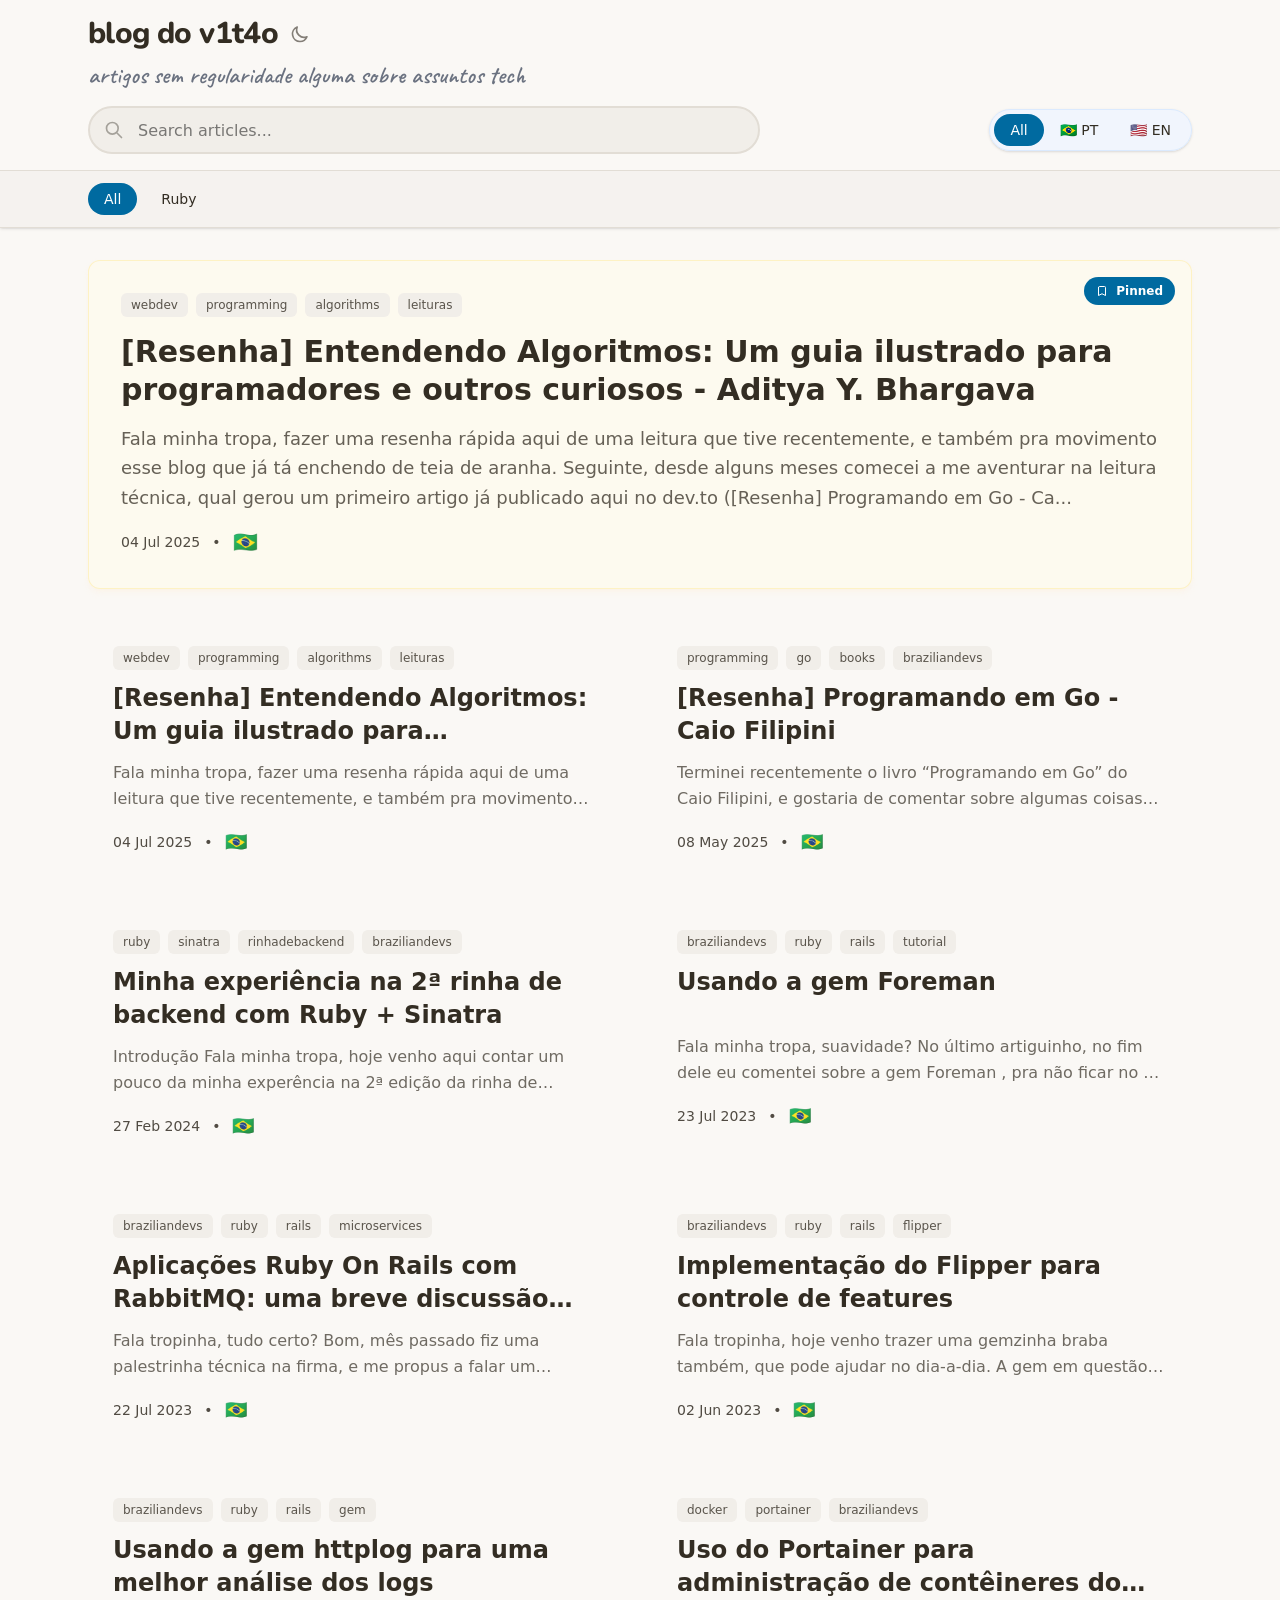
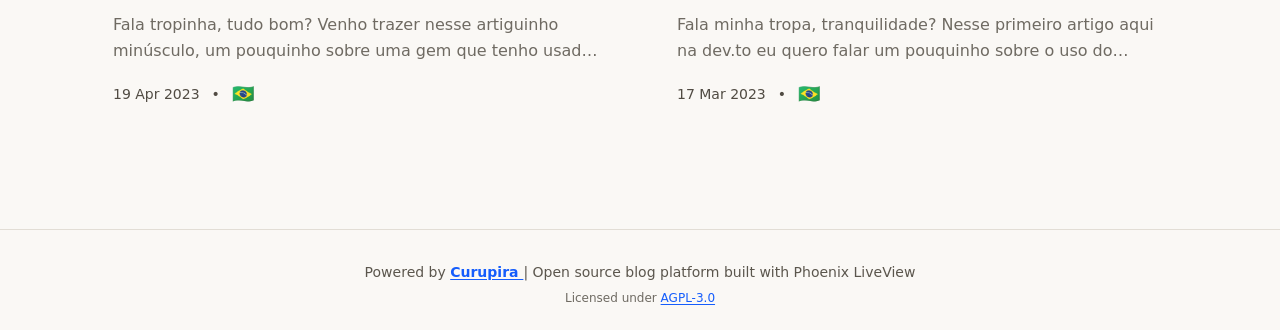
<file: index.html>
<!DOCTYPE html>
<html lang="pt-BR" data-theme="light">
<head>
  <meta charset="UTF-8">
  <meta name="viewport" content="width=device-width, initial-scale=1.0">
  <title>blog do v1t4o</title>
  <link rel="icon" type="image/svg+xml" href="/images/favicon.svg">
  <link rel="alternate" type="application/rss+xml" title="RSS Feed" href="/rss.xml">

  <!-- SEO Meta Tags -->
  <meta name="description" content="artigos sem regularidade alguma sobre assuntos tech">
  <meta name="author" content="blog do v1t4o">
  <link rel="canonical" href="https://v1t4o.github.io/">

  <!-- Open Graph / Facebook -->
  <meta property="og:type" content="website">
  <meta property="og:url" content="https://v1t4o.github.io/">
  <meta property="og:title" content="blog do v1t4o">
  <meta property="og:description" content="artigos sem regularidade alguma sobre assuntos tech">
  <meta property="og:site_name" content="blog do v1t4o">

  <!-- JSON-LD Schema -->
  <script type="application/ld+json">
  {
    "@context": "https://schema.org",
    "@type": "Blog",
    "name": "blog do v1t4o",
    "description": "artigos sem regularidade alguma sobre assuntos tech",
        "author": {
          "@type": "Person",
          "name": "blog do v1t4o"
        }
  }
  </script>

  <link rel="preload" href="/assets/css/app.be508869.css" as="style">
  <script>
    // Prevent FOUC (Flash of Unstyled Content) by setting theme before CSS loads
    (function() {
      const theme = localStorage.getItem('theme') || 'light';
      document.documentElement.setAttribute('data-theme', theme);
    })();
  </script>
  <link rel="stylesheet" href="/assets/css/app.be508869.css">
  <style>
    /* Force scrollbar to always be visible to prevent layout shift */
    html {
      overflow-y: scroll;
    }

    /* Softer dark theme colors */
    [data-theme="dark"] {
      --base-100: #2a2f3a;
      --base-200: #232831;
      --base-300: #1e222a;
      --base-content: #e8eaed;
    }
    [data-theme="dark"] .article-card {
      background-color: transparent;
    }
    /* Keep pinned article with background for prominence in dark theme - lighter pastel */
    [data-theme="dark"] .pinned-article {
      background-color: #3a4050 !important;
    }
    [data-theme="dark"] .prose {
      color: #e8eaed;
    }
    [data-theme="dark"] .prose h1,
    [data-theme="dark"] .prose h2,
    [data-theme="dark"] .prose h3,
    [data-theme="dark"] .prose h4 {
      color: #f0f2f5;
    }
    [data-theme="dark"] .prose a {
      color: #8fb4ff;
    }
    [data-theme="dark"] .prose code {
      background-color: #3d4454;
      color: #f0f2f5;
    }
    [data-theme="dark"] .prose pre {
      background-color: #1e222a;
      border: 1px solid #3d4454;
    }
    [data-theme="dark"] input {
      background-color: #2f3542;
      border-color: #3d4454;
      color: #e8eaed;
    }
    [data-theme="dark"] input::placeholder {
      color: #9ca3af;
    }
    /* Language switcher dark theme styling */
    [data-theme="dark"] .lang-switcher-bg {
      background-color: rgba(59, 130, 246, 0.15) !important;
      border-color: rgba(59, 130, 246, 0.3) !important;
    }
    /* Blog name styling - system font first, Google Font loads async */
    .blog-name {
      font-family: 'Nunito', -apple-system, BlinkMacSystemFont, 'Segoe UI', Arial, sans-serif;
      font-weight: 800;
      letter-spacing: -0.02em;
    }
    /* Intro text styling - system font first, Google Font loads async */
    .intro-text {
      font-family: 'Caveat', 'Bradley Hand', 'Comic Sans MS', cursive;
      font-weight: 600;
      color: #6b7280; /* Darker pastel gray for light theme */
    }
    [data-theme="dark"] .intro-text {
      color: #d4d4d8; /* Lighter pastel gray for dark theme */
    }
  </style>
</head>
<body class="min-h-screen bg-base-100">
  <!-- Fixed Header -->
  <header class="sticky top-0 z-50 bg-base-100 border-b border-base-300 shadow-sm">
    <div class="container mx-auto px-4 sm:px-6 py-4 max-w-6xl">
      <!-- All screens: Name + Social Icons on top | Bio below -->

      <div class="flex flex-col gap-2 mb-4">
        <!-- Name + Theme Toggle -->
        <div class="flex items-center gap-3">
          <a href="/" class="blog-name text-2xl sm:text-3xl font-bold text-base-content flex-shrink-0 no-underline cursor-pointer hover:opacity-80 transition-opacity">blog do v1t4o</a>
          <div class="flex items-center gap-2">
            <button id="theme-toggle" class="text-base-content/60 hover:text-primary transition-colors" title="Toggle theme">
              <svg xmlns="http://www.w3.org/2000/svg" class="sun-icon h-5 w-5 hidden" fill="none" viewBox="0 0 24 24" stroke="currentColor" stroke-width="2"><path stroke-linecap="round" stroke-linejoin="round" d="M12 3v1m0 16v1m9-9h-1M4 12H3m15.364 6.364l-.707-.707M6.343 6.343l-.707-.707m12.728 0l-.707.707M6.343 17.657l-.707.707M16 12a4 4 0 11-8 0 4 4 0 018 0z" /></svg>
              <svg xmlns="http://www.w3.org/2000/svg" class="moon-icon h-5 w-5" fill="none" viewBox="0 0 24 24" stroke="currentColor" stroke-width="2"><path stroke-linecap="round" stroke-linejoin="round" d="M20.354 15.354A9 9 0 018.646 3.646 9.003 9.003 0 0012 21a9.003 9.003 0 008.354-5.646z" /></svg>
            </button>
          </div>
        </div>

        <!-- Bio -->
        <p class="intro-text text-xl sm:text-2xl leading-tight">artigos sem regularidade alguma sobre assuntos tech</p>
      </div>

      <!-- Mobile: Search + Filter button | Desktop: Search + Language switcher -->
      <div class="flex gap-3 items-center relative">
        <!-- Search Container -->
        <div class="relative flex-1 md:max-w-2xl">
          <input
            type="text"
            id="search-input"
            placeholder="Search articles..."
            class="w-full h-12 pl-12 pr-12 text-base bg-base-200 border-2 border-base-300 rounded-full transition-all focus:border-primary focus:outline-none focus:ring-2 focus:ring-primary/20"
            autocomplete="off"
          />
          <svg xmlns="http://www.w3.org/2000/svg" class="h-5 w-5 absolute left-4 top-1/2 -translate-y-1/2 text-base-content/40" fill="none" viewBox="0 0 24 24" stroke="currentColor" stroke-width="2">
            <path stroke-linecap="round" stroke-linejoin="round" d="M21 21l-6-6m2-5a7 7 0 11-14 0 7 7 0 0114 0z" />
          </svg>
          <button
            id="search-clear"
            class="hidden absolute right-4 top-1/2 -translate-y-1/2 text-base-content/40 hover:text-base-content transition-colors"
            title="Clear search"
          >
            <svg xmlns="http://www.w3.org/2000/svg" class="h-5 w-5" fill="none" viewBox="0 0 24 24" stroke="currentColor" stroke-width="2">
              <path stroke-linecap="round" stroke-linejoin="round" d="M6 18L18 6M6 6l12 12" />
            </svg>
          </button>

          <!-- Search Results Dropdown (Mobile: full width including filter button space | Desktop: input width) -->
          <div id="search-results" class="hidden absolute top-full mt-2 left-0 w-[calc(100%+60px)] md:w-full bg-base-100 border-2 border-base-300 rounded-2xl shadow-2xl max-h-[60vh] md:max-h-[500px] overflow-y-auto z-50 p-3">
            <!-- Results will be inserted here by JavaScript -->
          </div>
        </div>

        <!-- Mobile: Filter Button (shows dropdown) -->
        <button
          id="mobile-filter-toggle"
          class="md:hidden flex items-center justify-center h-12 w-12 bg-base-200 border-2 border-base-300 rounded-full hover:border-primary transition-all"
          title="Toggle filters"
        >
          <svg xmlns="http://www.w3.org/2000/svg" class="h-5 w-5 text-base-content/60" fill="none" viewBox="0 0 24 24" stroke="currentColor" stroke-width="2">
            <path stroke-linecap="round" stroke-linejoin="round" d="M12 6V4m0 2a2 2 0 100 4m0-4a2 2 0 110 4m-6 8a2 2 0 100-4m0 4a2 2 0 110-4m0 4v2m0-6V4m6 6v10m6-2a2 2 0 100-4m0 4a2 2 0 110-4m0 4v2m0-6V4" />
          </svg>
        </button>

        <!-- Desktop: Language Switcher -->
        <div class="hidden md:flex lang-switcher-bg gap-0 bg-blue-50/80 border border-blue-100 rounded-full p-1 ml-auto shadow-sm">
          <button class="lang-filter-btn px-4 py-1.5 text-sm font-medium rounded-full whitespace-nowrap cursor-pointer bg-primary text-white" data-lang="all" onclick="window.blogFilters.setLanguage('all')">All</button>
          <button class="lang-filter-btn px-4 py-1.5 text-sm font-medium rounded-full whitespace-nowrap cursor-pointer bg-transparent hover:bg-white/60 text-base-content" data-lang="pt" onclick="window.blogFilters.setLanguage('pt')">🇧🇷 PT</button>
          <button class="lang-filter-btn px-4 py-1.5 text-sm font-medium rounded-full whitespace-nowrap cursor-pointer bg-transparent hover:bg-white/60 text-base-content" data-lang="en" onclick="window.blogFilters.setLanguage('en')">🇺🇸 EN</button>
        </div>

        <!-- Mobile: Filters Dropdown (hidden by default) -->
        <div id="mobile-filters-dropdown" class="hidden md:hidden absolute top-full right-0 mt-2 w-80 max-w-[calc(100vw-2rem)] bg-base-100 border-2 border-base-300 rounded-2xl shadow-2xl z-50 p-4">
          <!-- Language Group -->
          <div class="mb-4">
            <h3 class="text-sm font-semibold text-base-content/70 mb-3">Language</h3>
            <div class="flex flex-wrap gap-2">
              <button class="mobile-lang-pill px-4 py-2 text-sm font-medium rounded-full transition-all bg-primary text-white" data-lang="all" onclick="window.blogFilters.setLanguage('all')">All</button>
              <button class="mobile-lang-pill px-4 py-2 text-sm font-medium rounded-full transition-all bg-base-200 hover:bg-base-300 text-base-content" data-lang="pt" onclick="window.blogFilters.setLanguage('pt')">🇧🇷 PT</button>
              <button class="mobile-lang-pill px-4 py-2 text-sm font-medium rounded-full transition-all bg-base-200 hover:bg-base-300 text-base-content" data-lang="en" onclick="window.blogFilters.setLanguage('en')">🇺🇸 EN</button>
            </div>
          </div>

          <!-- Tags Group -->
          <div>
            <h3 class="text-sm font-semibold text-base-content/70 mb-3">Tags</h3>
            <div class="flex flex-wrap gap-2">
              <button class="mobile-tag-pill px-4 py-2 text-sm font-medium rounded-full transition-all bg-primary text-white" data-tag="all" onclick="window.blogFilters.clearTag()">All</button>
              <button class="mobile-tag-pill px-4 py-2 text-sm font-medium rounded-full transition-all bg-base-200 hover:bg-base-300 text-base-content" data-tag="ruby" onclick="window.blogFilters.setTag('ruby')">Ruby</button>
            </div>
          </div>
        </div>
      </div>

      <script>
        // Mobile filter dropdown toggle
        (function() {
          var toggleBtn = document.getElementById('mobile-filter-toggle');
          var dropdown = document.getElementById('mobile-filters-dropdown');

          if (toggleBtn && dropdown) {
            toggleBtn.addEventListener('click', function(e) {
              e.stopPropagation();
              dropdown.classList.toggle('hidden');
            });

            // Close dropdown when clicking outside
            document.addEventListener('click', function(e) {
              if (!dropdown.contains(e.target) && !toggleBtn.contains(e.target)) {
                dropdown.classList.add('hidden');
              }
            });
          }
        })();
      </script>

      <script>
        // Apply desktop language state immediately (sync, no event listener)
        (function() {
          const urlParams = new URLSearchParams(window.location.search);
          const urlLang = urlParams.get('lang');
          const savedLang = localStorage.getItem('blog-filter-lang') || 'all';
          const currentLang = urlLang || savedLang;

          const buttons = document.querySelectorAll('.lang-filter-btn');
          buttons.forEach(function(btn) {
            const lang = btn.getAttribute('data-lang');
            if (lang === currentLang) {
              btn.className = 'lang-filter-btn px-4 py-1.5 text-sm font-medium rounded-full whitespace-nowrap cursor-pointer bg-primary text-white';
            } else {
              btn.className = 'lang-filter-btn px-4 py-1.5 text-sm font-medium rounded-full whitespace-nowrap cursor-pointer bg-transparent hover:bg-white/60 text-base-content';
            }
          });
        })();
      </script>
      </div>
    </div>

    <!-- Tags Navigation (Desktop only) -->
    <div class="hidden md:block border-t border-base-300 bg-base-200/50">
      <div class="container mx-auto px-4 sm:px-6 max-w-6xl">
        <div class="py-3">
          <div class="flex flex-wrap gap-2 items-center">
            <div id="tags-pills" class="flex flex-wrap gap-2 items-center">
              <button class="tag-pill px-4 py-1.5 text-sm font-medium rounded-full transition-all whitespace-nowrap cursor-pointer bg-primary text-white" data-tag="all" onclick="window.blogFilters.clearTag()">All</button>
              <button class="tag-pill px-4 py-1.5 text-sm font-medium rounded-full transition-all whitespace-nowrap cursor-pointer bg-transparent hover:bg-base-200 text-base-content" data-tag="ruby" onclick="window.blogFilters.setTag('ruby')">Ruby</button>
            </div>
          </div>
        </div>
      </div>
      <script>
        // Apply tag state and pinned visibility immediately (sync, no event listener)
        (function() {
          const urlParams = new URLSearchParams(window.location.search);
          const urlTag = urlParams.get('tag');
          const savedTag = localStorage.getItem('blog-filter-tag');
          const currentTag = urlTag || savedTag || null;

          // Update tag buttons
          const buttons = document.querySelectorAll('.tag-pill');
          buttons.forEach(function(btn) {
            const tag = btn.getAttribute('data-tag');
            const isActive = (tag === 'all' && !currentTag) || (tag === currentTag);
            if (isActive) {
              btn.className = 'tag-pill px-4 py-1.5 text-sm font-medium rounded-full whitespace-nowrap cursor-pointer bg-primary text-white';
            } else {
              btn.className = 'tag-pill px-4 py-1.5 text-sm font-medium rounded-full whitespace-nowrap cursor-pointer bg-transparent hover:bg-base-200 text-base-content';
            }
          });
        })();
      </script>
    </div>
  </header>

  <!-- Main Content -->
  <main class="container mx-auto px-4 sm:px-6 py-8 max-w-6xl">
    <!-- Active Filters (Mobile Only) -->
    <div id="active-filters-mobile" class="hidden mb-6 p-4 bg-base-200/50 rounded-xl border border-base-300">
      <div class="space-y-3">
        <!-- Top row: Title + Filter chips on left, Clear All on right -->
        <div class="flex items-center justify-between gap-3">
          <div class="flex items-center gap-3 flex-wrap flex-1">
            <h3 class="text-sm font-semibold text-base-content/70">Active Filters</h3>
            <div id="filter-chips" class="flex flex-wrap gap-2">
              <!-- Filter chips will be inserted here by JavaScript -->
            </div>
          </div>
          <button onclick="window.blogFilters.clearAll()" class="inline-flex items-center gap-1.5 text-xs font-medium text-primary hover:text-primary/80 transition-colors whitespace-nowrap">
            <span>Clear All</span>
            <svg class="h-3 w-3" fill="none" viewBox="0 0 24 24" stroke="currentColor" stroke-width="2"><path stroke-linecap="round" stroke-linejoin="round" d="M6 18L18 6M6 6l12 12"/></svg>
          </button>
        </div>

        <!-- Results count row -->
        <div id="results-count" class="text-xs text-base-content/60">
          <!-- Results count will be inserted here by JavaScript -->
        </div>
      </div>
    </div>

    <!-- Pinned Article (Full Width) -->
    <a
  href="/articles/resenha-entendendo-algoritmos-um-guia-ilustrado-para-programadores-e-outros-curiosos-aditya-y-bhargava.html"
  class="article-card pinned-article group block p-8 bg-amber-50/50 dark:bg-slate-800 border border-amber-200/40 dark:border-blue-400/20 shadow-md shadow-orange-100/30 dark:shadow-blue-900/30 rounded-xl hover:border-amber-400/70 dark:hover:border-blue-300 transition-all cursor-pointer mb-8 relative no-underline"
  data-slug="resenha-entendendo-algoritmos-um-guia-ilustrado-para-programadores-e-outros-curiosos-aditya-y-bhargava"
  data-title="[resenha] entendendo algoritmos: um guia ilustrado para programadores e outros curiosos - aditya y. bhargava"
  data-tags="webdev programming algorithms leituras"
  data-language="pt-BR"
  data-pinned="true"
>
  <!-- Pinned Badge -->
  <div class="absolute top-4 right-4 flex items-center gap-2 px-3 py-1.5 bg-primary text-white rounded-full text-xs font-semibold">
    <svg xmlns="http://www.w3.org/2000/svg" class="h-3 w-3" fill="none" viewBox="0 0 24 24" stroke="currentColor">
      <path stroke-linecap="round" stroke-linejoin="round" stroke-width="2" d="M5 5a2 2 0 012-2h10a2 2 0 012 2v16l-7-3.5L5 21V5z" />
    </svg>
    Pinned
  </div>

  <!-- Tags First -->
  <div class="flex gap-2 flex-wrap mb-4">
    <span class="px-2.5 py-1 text-xs font-medium bg-base-200 text-base-content/80 rounded-md hover:bg-primary/10 transition-colors">webdev</span><span class="px-2.5 py-1 text-xs font-medium bg-base-200 text-base-content/80 rounded-md hover:bg-primary/10 transition-colors">programming</span><span class="px-2.5 py-1 text-xs font-medium bg-base-200 text-base-content/80 rounded-md hover:bg-primary/10 transition-colors">algorithms</span><span class="px-2.5 py-1 text-xs font-medium bg-base-200 text-base-content/80 rounded-md hover:bg-primary/10 transition-colors">leituras</span>
  </div>

  <!-- Title -->
  <h2 class="text-2xl sm:text-3xl font-bold text-base-content leading-tight mb-4 group-hover:text-primary transition-colors">
    [Resenha] Entendendo Algoritmos: Um guia ilustrado para programadores e outros curiosos - Aditya Y. Bhargava
  </h2>

  <!-- Snippet -->
  <p class="text-lg text-base-content/75 leading-relaxed line-clamp-5 mb-4">
    Fala minha tropa, fazer uma resenha rápida aqui de uma leitura que tive recentemente, e também pra movimento esse blog que já tá enchendo de teia de aranha. Seguinte, desde alguns meses comecei a me aventurar na leitura técnica, qual gerou um primeiro artigo já publicado aqui no dev.to ([Resenha] Programando em Go - Ca...
  </p>

  <!-- Meta Footer -->
  <div class="flex items-center gap-3 text-sm text-base-content/85">
    <time datetime="2025-07-04T01:05:32Z">
      04 Jul 2025
    </time>
    <span>•</span>
    <span class="text-xl">🇧🇷</span>
  </div>
</a>


    <!-- Articles Grid -->
    <div class="grid grid-cols-1 md:grid-cols-2 gap-6" id="articles-container">
      <a
  href="/articles/resenha-entendendo-algoritmos-um-guia-ilustrado-para-programadores-e-outros-curiosos-aditya-y-bhargava.html"
  class="article-card group block p-6 bg-base-100 border border-transparent rounded-xl hover:shadow-lg hover:border-primary/20 dark:hover:border-base-content/10 transition-all cursor-pointer no-underline"
  data-slug="resenha-entendendo-algoritmos-um-guia-ilustrado-para-programadores-e-outros-curiosos-aditya-y-bhargava"
  data-title="[resenha] entendendo algoritmos: um guia ilustrado para programadores e outros curiosos - aditya y. bhargava"
  data-tags="webdev programming algorithms leituras"
  data-language="pt-BR"
  data-pinned="true"
>
  <!-- Tags First -->
  <div class="flex gap-2 flex-wrap mb-3">
    <span class="px-2.5 py-1 text-xs font-medium bg-base-200 text-base-content/80 rounded-md hover:bg-primary/10 transition-colors">webdev</span><span class="px-2.5 py-1 text-xs font-medium bg-base-200 text-base-content/80 rounded-md hover:bg-primary/10 transition-colors">programming</span><span class="px-2.5 py-1 text-xs font-medium bg-base-200 text-base-content/80 rounded-md hover:bg-primary/10 transition-colors">algorithms</span><span class="px-2.5 py-1 text-xs font-medium bg-base-200 text-base-content/80 rounded-md hover:bg-primary/10 transition-colors">leituras</span>
  </div>

  <!-- Title -->
  <h2 class="text-xl sm:text-2xl font-bold text-base-content leading-snug mb-3 group-hover:text-primary transition-colors line-clamp-2 min-h-[3.5rem]">
    [Resenha] Entendendo Algoritmos: Um guia ilustrado para programadores e outros curiosos - Aditya Y. Bhargava
  </h2>

  <!-- Snippet -->
  <p class="text-base text-base-content/70 leading-relaxed line-clamp-2 mb-4">
    Fala minha tropa, fazer uma resenha rápida aqui de uma leitura que tive recentemente, e também pra movimento esse blog que já tá enchendo de teia de a...
  </p>

  <!-- Meta Footer -->
  <div class="flex items-center gap-3 text-sm text-base-content/85">
    <time datetime="2025-07-04T01:05:32Z">
      04 Jul 2025
    </time>
    <span>•</span>
    <span class="text-lg">🇧🇷</span>
  </div>
</a>

<a
  href="/articles/resenha-programando-em-go-caio-filipini.html"
  class="article-card group block p-6 bg-base-100 border border-transparent rounded-xl hover:shadow-lg hover:border-primary/20 dark:hover:border-base-content/10 transition-all cursor-pointer no-underline"
  data-slug="resenha-programando-em-go-caio-filipini"
  data-title="[resenha] programando em go - caio filipini"
  data-tags="programming go books braziliandevs"
  data-language="pt-BR"
  
>
  <!-- Tags First -->
  <div class="flex gap-2 flex-wrap mb-3">
    <span class="px-2.5 py-1 text-xs font-medium bg-base-200 text-base-content/80 rounded-md hover:bg-primary/10 transition-colors">programming</span><span class="px-2.5 py-1 text-xs font-medium bg-base-200 text-base-content/80 rounded-md hover:bg-primary/10 transition-colors">go</span><span class="px-2.5 py-1 text-xs font-medium bg-base-200 text-base-content/80 rounded-md hover:bg-primary/10 transition-colors">books</span><span class="px-2.5 py-1 text-xs font-medium bg-base-200 text-base-content/80 rounded-md hover:bg-primary/10 transition-colors">braziliandevs</span>
  </div>

  <!-- Title -->
  <h2 class="text-xl sm:text-2xl font-bold text-base-content leading-snug mb-3 group-hover:text-primary transition-colors line-clamp-2 min-h-[3.5rem]">
    [Resenha] Programando em Go - Caio Filipini
  </h2>

  <!-- Snippet -->
  <p class="text-base text-base-content/70 leading-relaxed line-clamp-2 mb-4">
    Terminei recentemente o livro “Programando em Go” do Caio Filipini, e gostaria de comentar sobre algumas coisas muito bacaninhas que pude aprender. Eu...
  </p>

  <!-- Meta Footer -->
  <div class="flex items-center gap-3 text-sm text-base-content/85">
    <time datetime="2025-05-08T14:54:35Z">
      08 May 2025
    </time>
    <span>•</span>
    <span class="text-lg">🇧🇷</span>
  </div>
</a>

<a
  href="/articles/minha-experiencia-na-2-rinha-de-backend-com-ruby-sinatra.html"
  class="article-card group block p-6 bg-base-100 border border-transparent rounded-xl hover:shadow-lg hover:border-primary/20 dark:hover:border-base-content/10 transition-all cursor-pointer no-underline"
  data-slug="minha-experiencia-na-2-rinha-de-backend-com-ruby-sinatra"
  data-title="minha experiência na 2ª rinha de backend com ruby + sinatra"
  data-tags="ruby sinatra rinhadebackend braziliandevs"
  data-language="pt-BR"
  
>
  <!-- Tags First -->
  <div class="flex gap-2 flex-wrap mb-3">
    <span class="px-2.5 py-1 text-xs font-medium bg-base-200 text-base-content/80 rounded-md hover:bg-primary/10 transition-colors">ruby</span><span class="px-2.5 py-1 text-xs font-medium bg-base-200 text-base-content/80 rounded-md hover:bg-primary/10 transition-colors">sinatra</span><span class="px-2.5 py-1 text-xs font-medium bg-base-200 text-base-content/80 rounded-md hover:bg-primary/10 transition-colors">rinhadebackend</span><span class="px-2.5 py-1 text-xs font-medium bg-base-200 text-base-content/80 rounded-md hover:bg-primary/10 transition-colors">braziliandevs</span>
  </div>

  <!-- Title -->
  <h2 class="text-xl sm:text-2xl font-bold text-base-content leading-snug mb-3 group-hover:text-primary transition-colors line-clamp-2 min-h-[3.5rem]">
    Minha experiência na 2ª rinha de backend com Ruby + Sinatra
  </h2>

  <!-- Snippet -->
  <p class="text-base text-base-content/70 leading-relaxed line-clamp-2 mb-4">
    Introdução Fala minha tropa, hoje venho aqui contar um pouco da minha experência na 2ª edição da rinha de backend. Ano passado acabei não conseguindo ...
  </p>

  <!-- Meta Footer -->
  <div class="flex items-center gap-3 text-sm text-base-content/85">
    <time datetime="2024-02-27T15:08:09Z">
      27 Feb 2024
    </time>
    <span>•</span>
    <span class="text-lg">🇧🇷</span>
  </div>
</a>

<a
  href="/articles/usando-a-gem-foreman.html"
  class="article-card group block p-6 bg-base-100 border border-transparent rounded-xl hover:shadow-lg hover:border-primary/20 dark:hover:border-base-content/10 transition-all cursor-pointer no-underline"
  data-slug="usando-a-gem-foreman"
  data-title="usando a gem foreman"
  data-tags="braziliandevs ruby rails tutorial"
  data-language="pt-BR"
  
>
  <!-- Tags First -->
  <div class="flex gap-2 flex-wrap mb-3">
    <span class="px-2.5 py-1 text-xs font-medium bg-base-200 text-base-content/80 rounded-md hover:bg-primary/10 transition-colors">braziliandevs</span><span class="px-2.5 py-1 text-xs font-medium bg-base-200 text-base-content/80 rounded-md hover:bg-primary/10 transition-colors">ruby</span><span class="px-2.5 py-1 text-xs font-medium bg-base-200 text-base-content/80 rounded-md hover:bg-primary/10 transition-colors">rails</span><span class="px-2.5 py-1 text-xs font-medium bg-base-200 text-base-content/80 rounded-md hover:bg-primary/10 transition-colors">tutorial</span>
  </div>

  <!-- Title -->
  <h2 class="text-xl sm:text-2xl font-bold text-base-content leading-snug mb-3 group-hover:text-primary transition-colors line-clamp-2 min-h-[3.5rem]">
    Usando a gem Foreman
  </h2>

  <!-- Snippet -->
  <p class="text-base text-base-content/70 leading-relaxed line-clamp-2 mb-4">
    Fala minha tropa, suavidade? No último artiguinho, no fim dele eu comentei sobre a gem Foreman , pra não ficar no ar, resolvi escrever esse artiguinho...
  </p>

  <!-- Meta Footer -->
  <div class="flex items-center gap-3 text-sm text-base-content/85">
    <time datetime="2023-07-23T15:02:45Z">
      23 Jul 2023
    </time>
    <span>•</span>
    <span class="text-lg">🇧🇷</span>
  </div>
</a>

<a
  href="/articles/aplicacoes-ruby-on-rails-com-rabbitmq-uma-breve-discussao-sobre-monolitos-microsservicos-e-mensageria.html"
  class="article-card group block p-6 bg-base-100 border border-transparent rounded-xl hover:shadow-lg hover:border-primary/20 dark:hover:border-base-content/10 transition-all cursor-pointer no-underline"
  data-slug="aplicacoes-ruby-on-rails-com-rabbitmq-uma-breve-discussao-sobre-monolitos-microsservicos-e-mensageria"
  data-title="aplicações ruby on rails com rabbitmq: uma breve discussão sobre monolitos, microsserviços e mensageria"
  data-tags="braziliandevs ruby rails microservices"
  data-language="pt-BR"
  
>
  <!-- Tags First -->
  <div class="flex gap-2 flex-wrap mb-3">
    <span class="px-2.5 py-1 text-xs font-medium bg-base-200 text-base-content/80 rounded-md hover:bg-primary/10 transition-colors">braziliandevs</span><span class="px-2.5 py-1 text-xs font-medium bg-base-200 text-base-content/80 rounded-md hover:bg-primary/10 transition-colors">ruby</span><span class="px-2.5 py-1 text-xs font-medium bg-base-200 text-base-content/80 rounded-md hover:bg-primary/10 transition-colors">rails</span><span class="px-2.5 py-1 text-xs font-medium bg-base-200 text-base-content/80 rounded-md hover:bg-primary/10 transition-colors">microservices</span>
  </div>

  <!-- Title -->
  <h2 class="text-xl sm:text-2xl font-bold text-base-content leading-snug mb-3 group-hover:text-primary transition-colors line-clamp-2 min-h-[3.5rem]">
    Aplicações Ruby On Rails com RabbitMQ: uma breve discussão sobre monolitos, microsserviços e mensageria
  </h2>

  <!-- Snippet -->
  <p class="text-base text-base-content/70 leading-relaxed line-clamp-2 mb-4">
    Fala tropinha, tudo certo? Bom, mês passado fiz uma palestrinha técnica na firma, e me propus a falar um cadinho sobre RabbitMQ e a arquitetura de mic...
  </p>

  <!-- Meta Footer -->
  <div class="flex items-center gap-3 text-sm text-base-content/85">
    <time datetime="2023-07-22T00:01:59Z">
      22 Jul 2023
    </time>
    <span>•</span>
    <span class="text-lg">🇧🇷</span>
  </div>
</a>

<a
  href="/articles/implementacao-do-flipper-para-controle-de-features.html"
  class="article-card group block p-6 bg-base-100 border border-transparent rounded-xl hover:shadow-lg hover:border-primary/20 dark:hover:border-base-content/10 transition-all cursor-pointer no-underline"
  data-slug="implementacao-do-flipper-para-controle-de-features"
  data-title="implementação do flipper para controle de features"
  data-tags="braziliandevs ruby rails flipper"
  data-language="pt-BR"
  
>
  <!-- Tags First -->
  <div class="flex gap-2 flex-wrap mb-3">
    <span class="px-2.5 py-1 text-xs font-medium bg-base-200 text-base-content/80 rounded-md hover:bg-primary/10 transition-colors">braziliandevs</span><span class="px-2.5 py-1 text-xs font-medium bg-base-200 text-base-content/80 rounded-md hover:bg-primary/10 transition-colors">ruby</span><span class="px-2.5 py-1 text-xs font-medium bg-base-200 text-base-content/80 rounded-md hover:bg-primary/10 transition-colors">rails</span><span class="px-2.5 py-1 text-xs font-medium bg-base-200 text-base-content/80 rounded-md hover:bg-primary/10 transition-colors">flipper</span>
  </div>

  <!-- Title -->
  <h2 class="text-xl sm:text-2xl font-bold text-base-content leading-snug mb-3 group-hover:text-primary transition-colors line-clamp-2 min-h-[3.5rem]">
    Implementação do Flipper para controle de features
  </h2>

  <!-- Snippet -->
  <p class="text-base text-base-content/70 leading-relaxed line-clamp-2 mb-4">
    Fala tropinha, hoje venho trazer uma gemzinha braba também, que pode ajudar no dia-a-dia. A gem em questão é a Flipper, e ela é uma gem que fornece fe...
  </p>

  <!-- Meta Footer -->
  <div class="flex items-center gap-3 text-sm text-base-content/85">
    <time datetime="2023-06-02T15:19:42Z">
      02 Jun 2023
    </time>
    <span>•</span>
    <span class="text-lg">🇧🇷</span>
  </div>
</a>

<a
  href="/articles/usando-a-gem-httplog-para-uma-melhor-analise-dos-logs.html"
  class="article-card group block p-6 bg-base-100 border border-transparent rounded-xl hover:shadow-lg hover:border-primary/20 dark:hover:border-base-content/10 transition-all cursor-pointer no-underline"
  data-slug="usando-a-gem-httplog-para-uma-melhor-analise-dos-logs"
  data-title="usando a gem httplog para uma melhor análise dos logs"
  data-tags="braziliandevs ruby rails gem"
  data-language="pt-BR"
  
>
  <!-- Tags First -->
  <div class="flex gap-2 flex-wrap mb-3">
    <span class="px-2.5 py-1 text-xs font-medium bg-base-200 text-base-content/80 rounded-md hover:bg-primary/10 transition-colors">braziliandevs</span><span class="px-2.5 py-1 text-xs font-medium bg-base-200 text-base-content/80 rounded-md hover:bg-primary/10 transition-colors">ruby</span><span class="px-2.5 py-1 text-xs font-medium bg-base-200 text-base-content/80 rounded-md hover:bg-primary/10 transition-colors">rails</span><span class="px-2.5 py-1 text-xs font-medium bg-base-200 text-base-content/80 rounded-md hover:bg-primary/10 transition-colors">gem</span>
  </div>

  <!-- Title -->
  <h2 class="text-xl sm:text-2xl font-bold text-base-content leading-snug mb-3 group-hover:text-primary transition-colors line-clamp-2 min-h-[3.5rem]">
    Usando a gem httplog para uma melhor análise dos logs
  </h2>

  <!-- Snippet -->
  <p class="text-base text-base-content/70 leading-relaxed line-clamp-2 mb-4">
    Fala tropinha, tudo bom? Venho trazer nesse artiguinho minúsculo, um pouquinho sobre uma gem que tenho usado no dia-a-dia do trabalho para fazer algun...
  </p>

  <!-- Meta Footer -->
  <div class="flex items-center gap-3 text-sm text-base-content/85">
    <time datetime="2023-04-19T12:01:16Z">
      19 Apr 2023
    </time>
    <span>•</span>
    <span class="text-lg">🇧🇷</span>
  </div>
</a>

<a
  href="/articles/uso-do-portainer-para-administracao-de-conteineres-do-docker.html"
  class="article-card group block p-6 bg-base-100 border border-transparent rounded-xl hover:shadow-lg hover:border-primary/20 dark:hover:border-base-content/10 transition-all cursor-pointer no-underline"
  data-slug="uso-do-portainer-para-administracao-de-conteineres-do-docker"
  data-title="uso do portainer para administração de contêineres do docker"
  data-tags="docker portainer braziliandevs"
  data-language="pt-BR"
  
>
  <!-- Tags First -->
  <div class="flex gap-2 flex-wrap mb-3">
    <span class="px-2.5 py-1 text-xs font-medium bg-base-200 text-base-content/80 rounded-md hover:bg-primary/10 transition-colors">docker</span><span class="px-2.5 py-1 text-xs font-medium bg-base-200 text-base-content/80 rounded-md hover:bg-primary/10 transition-colors">portainer</span><span class="px-2.5 py-1 text-xs font-medium bg-base-200 text-base-content/80 rounded-md hover:bg-primary/10 transition-colors">braziliandevs</span>
  </div>

  <!-- Title -->
  <h2 class="text-xl sm:text-2xl font-bold text-base-content leading-snug mb-3 group-hover:text-primary transition-colors line-clamp-2 min-h-[3.5rem]">
    Uso do Portainer para administração de contêineres do Docker
  </h2>

  <!-- Snippet -->
  <p class="text-base text-base-content/70 leading-relaxed line-clamp-2 mb-4">
    Fala minha tropa, tranquilidade? Nesse primeiro artigo aqui na dev.to eu quero falar um pouquinho sobre o uso do Portainer para gerenciamento de contê...
  </p>

  <!-- Meta Footer -->
  <div class="flex items-center gap-3 text-sm text-base-content/85">
    <time datetime="2023-03-17T14:07:51Z">
      17 Mar 2023
    </time>
    <span>•</span>
    <span class="text-lg">🇧🇷</span>
  </div>
</a>

    </div>

    <!-- Pagination -->
    <div id="pagination-container" class="flex justify-center">
      <div class="text-sm text-base-content/60">
        <span id="page-indicator">Page <span id="current-page">1</span> of <span id="total-pages">1</span></span>
      </div>
    </div>
  </main>

  <!-- Apply pinned visibility after DOM is ready -->
  <script>
    (function() {
      const urlParams = new URLSearchParams(window.location.search);
      const urlTag = urlParams.get('tag');
      const savedTag = localStorage.getItem('blog-filter-tag');
      const currentTag = urlTag || savedTag || null;

      // Hide pinned HIGHLIGHT only when tag filter is active (regular pinned card will be filtered by search.js)
      const hasTagFilter = currentTag !== null;
      if (hasTagFilter) {
        const pinnedHighlight = document.querySelector('.pinned-article');
        if (pinnedHighlight) {
          pinnedHighlight.style.display = 'none';
          pinnedHighlight.classList.add('hidden');
        }
      }
    })();
  </script>

    <!-- Footer -->
    <footer class="mt-16 pt-8 pb-6 border-t border-base-300">
      <div class="text-center text-sm text-base-content/80">
        <p>
          Powered by
          <a
            href="https://github.com/leandronsp/curupira"
            target="_blank"
            rel="noopener noreferrer"
            class="font-semibold text-blue-600 hover:underline"
          >
            Curupira
          </a>
          | Open source blog platform built with Phoenix LiveView
        </p>
        <p class="mt-2 text-xs text-base-content/70">
          Licensed under
          <a
            href="https://github.com/leandronsp/curupira/blob/master/LICENSE"
            target="_blank"
            rel="noopener noreferrer"
            class="text-blue-600 hover:underline"
          >
            AGPL-3.0
          </a>
        </p>
      </div>
    </footer>
  </div>

  <script src="/static-theme.7c342999.js" defer></script>
  <script src="/static-filters.ff26a35d.js" defer></script>
  <script src="/static-search.f956387a.js" defer></script>
  <script src="/static-pagination.fc748dcf.js" defer></script>

  <!-- Lazy load Google Analytics after page is fully interactive -->
  <script>
    (function() {
      function loadGTM() {
        window.dataLayer = window.dataLayer || [];
        function gtag(){dataLayer.push(arguments);}
        gtag('js', new Date());
        gtag('config', 'G-0Y5RNLZMKN');

        var script = document.createElement('script');
        script.async = true;
        script.src = 'https://www.googletagmanager.com/gtag/js?id=G-0Y5RNLZMKN';
        document.head.appendChild(script);
      }

      // Load after page is idle, or after 5 seconds as fallback
      if ('requestIdleCallback' in window) {
        requestIdleCallback(loadGTM, { timeout: 5000 });
      } else {
        setTimeout(loadGTM, 5000);
      }
    })();
  </script>
</body>
</html>
</file>
<file: assets/css/app.be508869.css>
/*! tailwindcss v4.1.7 | MIT License | https://tailwindcss.com */
@layer properties{@supports (((-webkit-hyphens:none)) and (not (margin-trim:inline))) or ((-moz-orient:inline) and (not (color:rgb(from red r g b)))){*,:before,:after,::backdrop{--tw-translate-x:0;--tw-translate-y:0;--tw-translate-z:0;--tw-space-y-reverse:0;--tw-border-style:solid;--tw-leading:initial;--tw-font-weight:initial;--tw-shadow:0 0 #0000;--tw-shadow-color:initial;--tw-shadow-alpha:100%;--tw-inset-shadow:0 0 #0000;--tw-inset-shadow-color:initial;--tw-inset-shadow-alpha:100%;--tw-ring-color:initial;--tw-ring-shadow:0 0 #0000;--tw-inset-ring-color:initial;--tw-inset-ring-shadow:0 0 #0000;--tw-ring-inset:initial;--tw-ring-offset-width:0px;--tw-ring-offset-color:#fff;--tw-ring-offset-shadow:0 0 #0000;--tw-blur:initial;--tw-brightness:initial;--tw-contrast:initial;--tw-grayscale:initial;--tw-hue-rotate:initial;--tw-invert:initial;--tw-opacity:initial;--tw-saturate:initial;--tw-sepia:initial;--tw-drop-shadow:initial;--tw-drop-shadow-color:initial;--tw-drop-shadow-alpha:100%;--tw-drop-shadow-size:initial}}}@layer theme{:root,:host{--font-sans:ui-sans-serif,system-ui,sans-serif,"Apple Color Emoji","Segoe UI Emoji","Segoe UI Symbol","Noto Color Emoji";--font-mono:ui-monospace,SFMono-Regular,Menlo,Monaco,Consolas,"Liberation Mono","Courier New",monospace;--color-orange-100:oklch(95.4% .038 75.164);--color-amber-50:oklch(98.7% .022 95.277);--color-amber-200:oklch(92.4% .12 95.746);--color-amber-400:oklch(82.8% .189 84.429);--color-blue-50:oklch(97% .014 254.604);--color-blue-100:oklch(93.2% .032 255.585);--color-blue-300:oklch(80.9% .105 251.813);--color-blue-400:oklch(70.7% .165 254.624);--color-blue-600:oklch(54.6% .245 262.881);--color-blue-900:oklch(37.9% .146 265.522);--color-slate-800:oklch(27.9% .041 260.031);--color-white:#fff;--spacing:.25rem;--container-2xl:42rem;--container-6xl:72rem;--text-xs:.75rem;--text-xs--line-height:calc(1/.75);--text-sm:.875rem;--text-sm--line-height:calc(1.25/.875);--text-base:1rem;--text-base--line-height:calc(1.5/1);--text-lg:1.125rem;--text-lg--line-height:calc(1.75/1.125);--text-xl:1.25rem;--text-xl--line-height:calc(1.75/1.25);--text-2xl:1.5rem;--text-2xl--line-height:calc(2/1.5);--text-3xl:1.875rem;--text-3xl--line-height:calc(2.25/1.875);--text-4xl:2.25rem;--text-4xl--line-height:calc(2.5/2.25);--text-5xl:3rem;--text-5xl--line-height:1;--font-weight-medium:500;--font-weight-semibold:600;--font-weight-bold:700;--leading-tight:1.25;--leading-snug:1.375;--leading-relaxed:1.625;--radius-md:.375rem;--radius-xl:.75rem;--radius-2xl:1rem;--default-transition-duration:.15s;--default-transition-timing-function:cubic-bezier(.4,0,.2,1);--default-font-family:var(--font-sans);--default-mono-font-family:var(--font-mono);--color-base-100:var(--color-base-100);--color-base-200:var(--color-base-200);--color-base-300:var(--color-base-300);--color-base-content:var(--color-base-content);--color-primary:var(--color-primary)}}@layer base{*,:after,:before,::backdrop{box-sizing:border-box;border:0 solid;margin:0;padding:0}::file-selector-button{box-sizing:border-box;border:0 solid;margin:0;padding:0}html,:host{-webkit-text-size-adjust:100%;tab-size:4;line-height:1.5;font-family:var(--default-font-family,ui-sans-serif,system-ui,sans-serif,"Apple Color Emoji","Segoe UI Emoji","Segoe UI Symbol","Noto Color Emoji");font-feature-settings:var(--default-font-feature-settings,normal);font-variation-settings:var(--default-font-variation-settings,normal);-webkit-tap-highlight-color:transparent}hr{height:0;color:inherit;border-top-width:1px}abbr:where([title]){-webkit-text-decoration:underline dotted;text-decoration:underline dotted}h1,h2,h3,h4,h5,h6{font-size:inherit;font-weight:inherit}a{color:inherit;-webkit-text-decoration:inherit;-webkit-text-decoration:inherit;-webkit-text-decoration:inherit;text-decoration:inherit}b,strong{font-weight:bolder}code,kbd,samp,pre{font-family:var(--default-mono-font-family,ui-monospace,SFMono-Regular,Menlo,Monaco,Consolas,"Liberation Mono","Courier New",monospace);font-feature-settings:var(--default-mono-font-feature-settings,normal);font-variation-settings:var(--default-mono-font-variation-settings,normal);font-size:1em}small{font-size:80%}sub,sup{vertical-align:baseline;font-size:75%;line-height:0;position:relative}sub{bottom:-.25em}sup{top:-.5em}table{text-indent:0;border-color:inherit;border-collapse:collapse}:-moz-focusring{outline:auto}progress{vertical-align:baseline}summary{display:list-item}ol,ul,menu{list-style:none}img,svg,video,canvas,audio,iframe,embed,object{vertical-align:middle;display:block}img,video{max-width:100%;height:auto}button,input,select,optgroup,textarea{font:inherit;font-feature-settings:inherit;font-variation-settings:inherit;letter-spacing:inherit;color:inherit;opacity:1;background-color:#0000;border-radius:0}::file-selector-button{font:inherit;font-feature-settings:inherit;font-variation-settings:inherit;letter-spacing:inherit;color:inherit;opacity:1;background-color:#0000;border-radius:0}:where(select:is([multiple],[size])) optgroup{font-weight:bolder}:where(select:is([multiple],[size])) optgroup option{padding-inline-start:20px}::file-selector-button{margin-inline-end:4px}::placeholder{opacity:1}@supports (not ((-webkit-appearance:-apple-pay-button))) or (contain-intrinsic-size:1px){::placeholder{color:currentColor}@supports (color:color-mix(in lab, red, red)){::placeholder{color:color-mix(in oklab,currentcolor 50%,transparent)}}}textarea{resize:vertical}::-webkit-search-decoration{-webkit-appearance:none}::-webkit-date-and-time-value{min-height:1lh;text-align:inherit}::-webkit-datetime-edit{display:inline-flex}::-webkit-datetime-edit-fields-wrapper{padding:0}::-webkit-datetime-edit{padding-block:0}::-webkit-datetime-edit-year-field{padding-block:0}::-webkit-datetime-edit-month-field{padding-block:0}::-webkit-datetime-edit-day-field{padding-block:0}::-webkit-datetime-edit-hour-field{padding-block:0}::-webkit-datetime-edit-minute-field{padding-block:0}::-webkit-datetime-edit-second-field{padding-block:0}::-webkit-datetime-edit-millisecond-field{padding-block:0}::-webkit-datetime-edit-meridiem-field{padding-block:0}:-moz-ui-invalid{box-shadow:none}button,input:where([type=button],[type=reset],[type=submit]){appearance:button}::file-selector-button{appearance:button}::-webkit-inner-spin-button{height:auto}::-webkit-outer-spin-button{height:auto}[hidden]:where(:not([hidden=until-found])){display:none!important}@media (prefers-color-scheme:dark){:root{color-scheme:dark;--color-base-100:oklch(30% .015 252);--color-base-200:oklch(26% .013 252);--color-base-300:oklch(22% .011 252);--color-base-content:oklch(88% .025 252);--color-primary:oklch(72% .15 275);--color-primary-content:oklch(20% .05 275);--color-secondary:oklch(75% .13 330);--color-secondary-content:oklch(20% .05 330);--color-accent:oklch(78% .14 195);--color-accent-content:oklch(20% .05 195);--color-neutral:oklch(35% .03 252);--color-neutral-content:oklch(90% .02 252);--color-info:oklch(74% .12 230);--color-info-content:oklch(20% .04 230);--color-success:oklch(72% .11 155);--color-success-content:oklch(20% .04 155);--color-warning:oklch(78% .13 85);--color-warning-content:oklch(20% .05 85);--color-error:oklch(70% .16 25);--color-error-content:oklch(20% .04 25);--radius-selector:.5rem;--radius-field:.5rem;--radius-box:1rem;--size-selector:.21875rem;--size-field:.21875rem;--border:1.5px;--depth:1;--noise:0}}:root:has(input.theme-controller[value=dark]:checked),[data-theme=dark]{color-scheme:dark;--color-base-100:oklch(30% .015 252);--color-base-200:oklch(26% .013 252);--color-base-300:oklch(22% .011 252);--color-base-content:oklch(88% .025 252);--color-primary:oklch(72% .15 275);--color-primary-content:oklch(20% .05 275);--color-secondary:oklch(75% .13 330);--color-secondary-content:oklch(20% .05 330);--color-accent:oklch(78% .14 195);--color-accent-content:oklch(20% .05 195);--color-neutral:oklch(35% .03 252);--color-neutral-content:oklch(90% .02 252);--color-info:oklch(74% .12 230);--color-info-content:oklch(20% .04 230);--color-success:oklch(72% .11 155);--color-success-content:oklch(20% .04 155);--color-warning:oklch(78% .13 85);--color-warning-content:oklch(20% .05 85);--color-error:oklch(70% .16 25);--color-error-content:oklch(20% .04 25);--radius-selector:.5rem;--radius-field:.5rem;--radius-box:1rem;--size-selector:.21875rem;--size-field:.21875rem;--border:1.5px;--depth:1;--noise:0}:where(:root),:root:has(input.theme-controller[value=light]:checked),[data-theme=light]{color-scheme:light;--color-base-100:oklch(98% .005 80);--color-base-200:oklch(95% .008 80);--color-base-300:oklch(90% .012 80);--color-base-content:oklch(30% .02 80);--color-primary:oklch(70% .08 220);--color-primary-content:oklch(100% 0 0);--color-secondary:oklch(75% .06 340);--color-secondary-content:oklch(20% 0 0);--color-accent:oklch(80% .07 85);--color-accent-content:oklch(20% 0 0);--color-neutral:oklch(40% .02 80);--color-neutral-content:oklch(98% 0 0);--color-info:oklch(72% .07 230);--color-info-content:oklch(20% 0 0);--color-success:oklch(75% .08 150);--color-success-content:oklch(20% 0 0);--color-warning:oklch(78% .09 70);--color-warning-content:oklch(20% 0 0);--color-error:oklch(68% .12 20);--color-error-content:oklch(100% 0 0);--radius-selector:.5rem;--radius-field:.5rem;--radius-box:.75rem;--size-selector:.21875rem;--size-field:.21875rem;--border:1px;--depth:1;--noise:0}}@layer components;@layer utilities{.visible{visibility:visible}.absolute{position:absolute}.relative{position:relative}.static{position:static}.sticky{position:sticky}.top-0{top:calc(var(--spacing)*0)}.top-1\/2{top:50%}.top-4{top:calc(var(--spacing)*4)}.top-full{top:100%}.right-0{right:calc(var(--spacing)*0)}.right-4{right:calc(var(--spacing)*4)}.left-0{left:calc(var(--spacing)*0)}.left-4{left:calc(var(--spacing)*4)}.z-50{z-index:50}.container{width:100%}@media (min-width:40rem){.container{max-width:40rem}}@media (min-width:48rem){.container{max-width:48rem}}@media (min-width:64rem){.container{max-width:64rem}}@media (min-width:80rem){.container{max-width:80rem}}@media (min-width:96rem){.container{max-width:96rem}}.mx-auto{margin-inline:auto}.mt-2{margin-top:calc(var(--spacing)*2)}.mt-12{margin-top:calc(var(--spacing)*12)}.mt-16{margin-top:calc(var(--spacing)*16)}.mb-3{margin-bottom:calc(var(--spacing)*3)}.mb-4{margin-bottom:calc(var(--spacing)*4)}.mb-6{margin-bottom:calc(var(--spacing)*6)}.mb-8{margin-bottom:calc(var(--spacing)*8)}.ml-auto{margin-left:auto}.line-clamp-2{-webkit-line-clamp:2;-webkit-box-orient:vertical;display:-webkit-box;overflow:hidden}.line-clamp-5{-webkit-line-clamp:5;-webkit-box-orient:vertical;display:-webkit-box;overflow:hidden}.block{display:block}.flex{display:flex}.grid{display:grid}.hidden{display:none}.inline{display:inline}.inline-flex{display:inline-flex}.h-3{height:calc(var(--spacing)*3)}.h-5{height:calc(var(--spacing)*5)}.h-6{height:calc(var(--spacing)*6)}.h-12{height:calc(var(--spacing)*12)}.max-h-\[60vh\]{max-height:60vh}.min-h-\[3\.5rem\]{min-height:3.5rem}.min-h-screen{min-height:100vh}.w-3{width:calc(var(--spacing)*3)}.w-5{width:calc(var(--spacing)*5)}.w-6{width:calc(var(--spacing)*6)}.w-12{width:calc(var(--spacing)*12)}.w-80{width:calc(var(--spacing)*80)}.w-\[calc\(100\%\+60px\)\]{width:calc(100% + 60px)}.w-full{width:100%}.max-w-6xl{max-width:var(--container-6xl)}.max-w-\[calc\(100vw-2rem\)\]{max-width:calc(100vw - 2rem)}.max-w-none{max-width:none}.flex-1{flex:1}.flex-shrink-0{flex-shrink:0}.-translate-y-1\/2{--tw-translate-y:calc(calc(1/2*100%)*-1);translate:var(--tw-translate-x)var(--tw-translate-y)}.cursor-pointer{cursor:pointer}.grid-cols-1{grid-template-columns:repeat(1,minmax(0,1fr))}.flex-col{flex-direction:column}.flex-wrap{flex-wrap:wrap}.items-center{align-items:center}.justify-between{justify-content:space-between}.justify-center{justify-content:center}.gap-0{gap:calc(var(--spacing)*0)}.gap-1\.5{gap:calc(var(--spacing)*1.5)}.gap-2{gap:calc(var(--spacing)*2)}.gap-3{gap:calc(var(--spacing)*3)}.gap-6{gap:calc(var(--spacing)*6)}:where(.space-y-3>:not(:last-child)){--tw-space-y-reverse:0;margin-block-start:calc(calc(var(--spacing)*3)*var(--tw-space-y-reverse));margin-block-end:calc(calc(var(--spacing)*3)*calc(1 - var(--tw-space-y-reverse)))}.overflow-y-auto{overflow-y:auto}.rounded-2xl{border-radius:var(--radius-2xl)}.rounded-full{border-radius:3.40282e38px}.rounded-md{border-radius:var(--radius-md)}.rounded-xl{border-radius:var(--radius-xl)}.border{border-style:var(--tw-border-style);border-width:1px}.border-2{border-style:var(--tw-border-style);border-width:2px}.border-t{border-top-style:var(--tw-border-style);border-top-width:1px}.border-b{border-bottom-style:var(--tw-border-style);border-bottom-width:1px}.border-amber-200\/40{border-color:#fee68566}@supports (color:color-mix(in lab, red, red)){.border-amber-200\/40{border-color:color-mix(in oklab,var(--color-amber-200)40%,transparent)}}.border-base-300{border-color:var(--color-base-300)}.border-base-content\/25{border-color:var(--color-base-content)}@supports (color:color-mix(in lab, red, red)){.border-base-content\/25{border-color:color-mix(in oklab,var(--color-base-content)25%,transparent)}}.border-blue-100{border-color:var(--color-blue-100)}.border-transparent{border-color:#0000}.bg-amber-50\/50{background-color:#fffbeb80}@supports (color:color-mix(in lab, red, red)){.bg-amber-50\/50{background-color:color-mix(in oklab,var(--color-amber-50)50%,transparent)}}.bg-base-100{background-color:var(--color-base-100)}.bg-base-200,.bg-base-200\/50{background-color:var(--color-base-200)}@supports (color:color-mix(in lab, red, red)){.bg-base-200\/50{background-color:color-mix(in oklab,var(--color-base-200)50%,transparent)}}.bg-blue-50\/80{background-color:#eff6ffcc}@supports (color:color-mix(in lab, red, red)){.bg-blue-50\/80{background-color:color-mix(in oklab,var(--color-blue-50)80%,transparent)}}.bg-primary{background-color:var(--color-primary)}.bg-transparent{background-color:#0000}.p-1{padding:calc(var(--spacing)*1)}.p-3{padding:calc(var(--spacing)*3)}.p-4{padding:calc(var(--spacing)*4)}.p-6{padding:calc(var(--spacing)*6)}.p-8{padding:calc(var(--spacing)*8)}.px-2\.5{padding-inline:calc(var(--spacing)*2.5)}.px-3{padding-inline:calc(var(--spacing)*3)}.px-4{padding-inline:calc(var(--spacing)*4)}.py-1{padding-block:calc(var(--spacing)*1)}.py-1\.5{padding-block:calc(var(--spacing)*1.5)}.py-2{padding-block:calc(var(--spacing)*2)}.py-3{padding-block:calc(var(--spacing)*3)}.py-4{padding-block:calc(var(--spacing)*4)}.py-8{padding-block:calc(var(--spacing)*8)}.pt-8{padding-top:calc(var(--spacing)*8)}.pr-12{padding-right:calc(var(--spacing)*12)}.pb-6{padding-bottom:calc(var(--spacing)*6)}.pl-12{padding-left:calc(var(--spacing)*12)}.text-center{text-align:center}.text-2xl{font-size:var(--text-2xl);line-height:var(--tw-leading,var(--text-2xl--line-height))}.text-3xl{font-size:var(--text-3xl);line-height:var(--tw-leading,var(--text-3xl--line-height))}.text-base{font-size:var(--text-base);line-height:var(--tw-leading,var(--text-base--line-height))}.text-lg{font-size:var(--text-lg);line-height:var(--tw-leading,var(--text-lg--line-height))}.text-sm{font-size:var(--text-sm);line-height:var(--tw-leading,var(--text-sm--line-height))}.text-xl{font-size:var(--text-xl);line-height:var(--tw-leading,var(--text-xl--line-height))}.text-xs{font-size:var(--text-xs);line-height:var(--tw-leading,var(--text-xs--line-height))}.leading-relaxed{--tw-leading:var(--leading-relaxed);line-height:var(--leading-relaxed)}.leading-snug{--tw-leading:var(--leading-snug);line-height:var(--leading-snug)}.leading-tight{--tw-leading:var(--leading-tight);line-height:var(--leading-tight)}.font-bold{--tw-font-weight:var(--font-weight-bold);font-weight:var(--font-weight-bold)}.font-medium{--tw-font-weight:var(--font-weight-medium);font-weight:var(--font-weight-medium)}.font-semibold{--tw-font-weight:var(--font-weight-semibold);font-weight:var(--font-weight-semibold)}.whitespace-nowrap{white-space:nowrap}.text-base-content,.text-base-content\/40{color:var(--color-base-content)}@supports (color:color-mix(in lab, red, red)){.text-base-content\/40{color:color-mix(in oklab,var(--color-base-content)40%,transparent)}}.text-base-content\/60{color:var(--color-base-content)}@supports (color:color-mix(in lab, red, red)){.text-base-content\/60{color:color-mix(in oklab,var(--color-base-content)60%,transparent)}}.text-base-content\/70{color:var(--color-base-content)}@supports (color:color-mix(in lab, red, red)){.text-base-content\/70{color:color-mix(in oklab,var(--color-base-content)70%,transparent)}}.text-base-content\/75{color:var(--color-base-content)}@supports (color:color-mix(in lab, red, red)){.text-base-content\/75{color:color-mix(in oklab,var(--color-base-content)75%,transparent)}}.text-base-content\/80{color:var(--color-base-content)}@supports (color:color-mix(in lab, red, red)){.text-base-content\/80{color:color-mix(in oklab,var(--color-base-content)80%,transparent)}}.text-base-content\/85{color:var(--color-base-content)}@supports (color:color-mix(in lab, red, red)){.text-base-content\/85{color:color-mix(in oklab,var(--color-base-content)85%,transparent)}}.text-blue-600{color:var(--color-blue-600)}.text-primary{color:var(--color-primary)}.text-white{color:var(--color-white)}.no-underline{text-decoration-line:none}.shadow-2xl{--tw-shadow:0 25px 50px -12px var(--tw-shadow-color,#00000040);box-shadow:var(--tw-inset-shadow),var(--tw-inset-ring-shadow),var(--tw-ring-offset-shadow),var(--tw-ring-shadow),var(--tw-shadow)}.shadow-md{--tw-shadow:0 4px 6px -1px var(--tw-shadow-color,#0000001a),0 2px 4px -2px var(--tw-shadow-color,#0000001a);box-shadow:var(--tw-inset-shadow),var(--tw-inset-ring-shadow),var(--tw-ring-offset-shadow),var(--tw-ring-shadow),var(--tw-shadow)}.shadow-sm{--tw-shadow:0 1px 3px 0 var(--tw-shadow-color,#0000001a),0 1px 2px -1px var(--tw-shadow-color,#0000001a);box-shadow:var(--tw-inset-shadow),var(--tw-inset-ring-shadow),var(--tw-ring-offset-shadow),var(--tw-ring-shadow),var(--tw-shadow)}.shadow-orange-100\/30{--tw-shadow-color:#ffedd54d}@supports (color:color-mix(in lab, red, red)){.shadow-orange-100\/30{--tw-shadow-color:color-mix(in oklab,color-mix(in oklab,var(--color-orange-100)30%,transparent)var(--tw-shadow-alpha),transparent)}}.filter{filter:var(--tw-blur,)var(--tw-brightness,)var(--tw-contrast,)var(--tw-grayscale,)var(--tw-hue-rotate,)var(--tw-invert,)var(--tw-saturate,)var(--tw-sepia,)var(--tw-drop-shadow,)}.transition-all{transition-property:all;transition-timing-function:var(--tw-ease,var(--default-transition-timing-function));transition-duration:var(--tw-duration,var(--default-transition-duration))}.transition-colors{transition-property:color,background-color,border-color,outline-color,text-decoration-color,fill,stroke,--tw-gradient-from,--tw-gradient-via,--tw-gradient-to;transition-timing-function:var(--tw-ease,var(--default-transition-timing-function));transition-duration:var(--tw-duration,var(--default-transition-duration))}.transition-opacity{transition-property:opacity;transition-timing-function:var(--tw-ease,var(--default-transition-timing-function));transition-duration:var(--tw-duration,var(--default-transition-duration))}@media (hover:hover){.group-hover\:text-primary:is(:where(.group):hover *){color:var(--color-primary)}.hover\:border-amber-400\/70:hover{border-color:#fcbb00b3}@supports (color:color-mix(in lab, red, red)){.hover\:border-amber-400\/70:hover{border-color:color-mix(in oklab,var(--color-amber-400)70%,transparent)}}.hover\:border-primary:hover,.hover\:border-primary\/20:hover{border-color:var(--color-primary)}@supports (color:color-mix(in lab, red, red)){.hover\:border-primary\/20:hover{border-color:color-mix(in oklab,var(--color-primary)20%,transparent)}}.hover\:bg-base-200:hover{background-color:var(--color-base-200)}.hover\:bg-base-300:hover{background-color:var(--color-base-300)}.hover\:bg-primary\/10:hover{background-color:var(--color-primary)}@supports (color:color-mix(in lab, red, red)){.hover\:bg-primary\/10:hover{background-color:color-mix(in oklab,var(--color-primary)10%,transparent)}}.hover\:bg-white\/60:hover{background-color:#fff9}@supports (color:color-mix(in lab, red, red)){.hover\:bg-white\/60:hover{background-color:color-mix(in oklab,var(--color-white)60%,transparent)}}.hover\:text-base-content:hover{color:var(--color-base-content)}.hover\:text-primary:hover,.hover\:text-primary\/80:hover{color:var(--color-primary)}@supports (color:color-mix(in lab, red, red)){.hover\:text-primary\/80:hover{color:color-mix(in oklab,var(--color-primary)80%,transparent)}}.hover\:underline:hover{text-decoration-line:underline}.hover\:opacity-80:hover{opacity:.8}.hover\:shadow-lg:hover{--tw-shadow:0 10px 15px -3px var(--tw-shadow-color,#0000001a),0 4px 6px -4px var(--tw-shadow-color,#0000001a);box-shadow:var(--tw-inset-shadow),var(--tw-inset-ring-shadow),var(--tw-ring-offset-shadow),var(--tw-ring-shadow),var(--tw-shadow)}}.focus\:border-primary:focus{border-color:var(--color-primary)}.focus\:ring-2:focus{--tw-ring-shadow:var(--tw-ring-inset,)0 0 0 calc(2px + var(--tw-ring-offset-width))var(--tw-ring-color,currentcolor);box-shadow:var(--tw-inset-shadow),var(--tw-inset-ring-shadow),var(--tw-ring-offset-shadow),var(--tw-ring-shadow),var(--tw-shadow)}.focus\:ring-primary\/20:focus{--tw-ring-color:var(--color-primary)}@supports (color:color-mix(in lab, red, red)){.focus\:ring-primary\/20:focus{--tw-ring-color:color-mix(in oklab,var(--color-primary)20%,transparent)}}.focus\:outline-none:focus{--tw-outline-style:none;outline-style:none}@media (min-width:40rem){.sm\:px-6{padding-inline:calc(var(--spacing)*6)}.sm\:text-2xl{font-size:var(--text-2xl);line-height:var(--tw-leading,var(--text-2xl--line-height))}.sm\:text-3xl{font-size:var(--text-3xl);line-height:var(--tw-leading,var(--text-3xl--line-height))}.sm\:text-4xl{font-size:var(--text-4xl);line-height:var(--tw-leading,var(--text-4xl--line-height))}}@media (min-width:48rem){.md\:block{display:block}.md\:flex{display:flex}.md\:hidden{display:none}.md\:max-h-\[500px\]{max-height:500px}.md\:w-full{width:100%}.md\:max-w-2xl{max-width:var(--container-2xl)}.md\:grid-cols-2{grid-template-columns:repeat(2,minmax(0,1fr))}.md\:text-5xl{font-size:var(--text-5xl);line-height:var(--tw-leading,var(--text-5xl--line-height))}}.dark\:border-blue-400\/20:where([data-theme=dark],[data-theme=dark] *){border-color:#54a2ff33}@supports (color:color-mix(in lab, red, red)){.dark\:border-blue-400\/20:where([data-theme=dark],[data-theme=dark] *){border-color:color-mix(in oklab,var(--color-blue-400)20%,transparent)}}.dark\:bg-slate-800:where([data-theme=dark],[data-theme=dark] *){background-color:var(--color-slate-800)}.dark\:shadow-blue-900\/30:where([data-theme=dark],[data-theme=dark] *){--tw-shadow-color:#1c398e4d}@supports (color:color-mix(in lab, red, red)){.dark\:shadow-blue-900\/30:where([data-theme=dark],[data-theme=dark] *){--tw-shadow-color:color-mix(in oklab,color-mix(in oklab,var(--color-blue-900)30%,transparent)var(--tw-shadow-alpha),transparent)}}@media (hover:hover){.dark\:hover\:border-base-content\/10:where([data-theme=dark],[data-theme=dark] *):hover{border-color:var(--color-base-content)}@supports (color:color-mix(in lab, red, red)){.dark\:hover\:border-base-content\/10:where([data-theme=dark],[data-theme=dark] *):hover{border-color:color-mix(in oklab,var(--color-base-content)10%,transparent)}}.dark\:hover\:border-blue-300:where([data-theme=dark],[data-theme=dark] *):hover{border-color:var(--color-blue-300)}}}@font-face{font-family:Nunito;src:url(/fonts/nunito-latin.woff2)format("woff2");font-weight:700 800;font-style:normal;font-display:swap}@font-face{font-family:Caveat;src:url(/fonts/caveat-latin.woff2)format("woff2");font-weight:500 700;font-style:normal;font-display:swap}[data-phx-session],[data-phx-teleported-src]{display:contents}.prose{color:oklch(30% .02 80);word-wrap:break-word;overflow-wrap:break-word;word-break:break-word;font-family:-apple-system,BlinkMacSystemFont,Segoe UI,Roboto,Helvetica,Arial,sans-serif;line-height:1.75}.prose h1{margin-top:0;margin-bottom:1.5rem;font-size:3rem;font-weight:700;line-height:1.2}.prose h2{margin-top:2.5rem;margin-bottom:1rem;font-size:2rem;font-weight:700;line-height:1.3}.prose h3{margin-top:2rem;margin-bottom:.75rem;font-size:1.5rem;font-weight:700;line-height:1.4}.prose p{word-wrap:break-word;overflow-wrap:break-word;margin-top:0;margin-bottom:1.5em;font-size:1.125rem;line-height:1.75}.prose p:first-child{margin-top:0}.prose p:last-child{margin-bottom:0}.prose a{color:oklch(55% .15 240);border-bottom:1px solid oklch(55% .15 240/.3);text-decoration:none;transition:border-color .2s}.prose a:hover{border-bottom-color:oklch(55% .15 240)}.prose strong{color:oklch(30% .02 80);font-weight:700}.prose em{color:oklch(30% .02 80/.9);font-style:italic}.prose code{color:oklch(10% .02 270);background-color:oklch(30% .02 80/.05);border-radius:.25rem;padding:.125rem .375rem;font-family:SF Mono,Monaco,Cascadia Code,Roboto Mono,Consolas,Courier New,monospace;font-size:.875em;font-weight:400}.prose pre{border:1px solid oklch(30% .02 80/.1);border-radius:.5rem;margin-top:1.5rem;margin-bottom:1.5rem;padding:1.5rem;overflow-x:auto;background-color:oklch(15% .01 240)!important}.prose pre code{color:oklch(85% .02 240);background-color:#0000;border-radius:0;padding:0;font-size:.9rem;line-height:1.7}.prose ul,.prose ol{margin-top:1.25rem;margin-bottom:1.25rem;padding-left:1.5rem;list-style-position:outside}.prose ul{list-style-type:disc}.prose ol{list-style-type:decimal}.prose li{margin-top:.5rem;margin-bottom:.5rem;font-size:1.125rem;line-height:1.75}.prose ul ul,.prose ul ol,.prose ol ul,.prose ol ol{margin-top:.5rem;margin-bottom:.5rem}.prose ul ul{list-style-type:circle}.prose ul ul ul{list-style-type:square}.prose blockquote{color:oklch(30% .02 80/.7);border-left:3px solid oklch(30% .02 80/.3);margin-top:1.5rem;margin-bottom:1.5rem;padding-left:1.5rem;font-style:italic}.prose img{border-radius:.5rem;margin-top:1.5rem;margin-bottom:1.5rem}.prose hr{border:none;border-top:1px solid oklch(30% .02 80/.1);margin-top:2.5rem;margin-bottom:2.5rem}.prose del{color:oklch(30% .02 80/.6);text-decoration:line-through}.prose table{border-collapse:collapse;width:100%;margin-top:1.5rem;margin-bottom:1.5rem;font-size:1rem}.prose thead{border-bottom:2px solid oklch(30% .02 80/.2)}.prose th{text-align:left;background-color:oklch(30% .02 80/.03);padding:.75rem 1rem;font-weight:700}.prose td{border-bottom:1px solid oklch(30% .02 80/.1);padding:.75rem 1rem}.prose tbody tr:hover{background-color:oklch(30% .02 80/.02)}.prose input[type=checkbox]{cursor:pointer;margin-right:.5rem}.prose li:has(input[type=checkbox]){margin-left:-1.5rem;list-style-type:none}.prose .footnotes{border-top:1px solid oklch(30% .02 80/.1);margin-top:3rem;padding-top:1.5rem;font-size:.9rem}.prose sup{vertical-align:super;font-size:.75em}.prose sup a{border-bottom:none}.prose sub{vertical-align:sub;white-space:pre-line;font-size:.75em;line-height:1.4;display:block}.prose sub a{border-bottom:none;margin-bottom:.25rem;display:block}[data-theme=dark] .prose{color:oklch(88% .025 252)}[data-theme=dark] .prose h1,[data-theme=dark] .prose h2,[data-theme=dark] .prose h3,[data-theme=dark] .prose h4,[data-theme=dark] .prose h5,[data-theme=dark] .prose h6{color:oklch(92% .025 252)}[data-theme=dark] .prose strong{color:oklch(90% .025 252)}[data-theme=dark] .prose em{color:oklch(86% .025 252)}[data-theme=dark] .prose a{color:oklch(78% .14 240);border-bottom-color:oklch(78% .14 240/.3)}[data-theme=dark] .prose a:hover{border-bottom-color:oklch(78% .14 240)}[data-theme=dark] .prose code{color:oklch(82% .12 270);background-color:oklch(22% .011 252)}[data-theme=dark] .prose pre{border-color:oklch(35% .03 252/.3);background-color:oklch(22% .011 252)!important}[data-theme=dark] .prose pre code{color:oklch(85% .02 252)}[data-theme=dark] .prose blockquote{color:oklch(84% .025 252);border-left-color:oklch(88% .025 252/.3)}[data-theme=dark] .prose hr{border-top-color:oklch(35% .03 252/.3)}[data-theme=dark] .prose del{color:oklch(84% .025 252)}[data-theme=dark] .prose thead{border-bottom-color:oklch(35% .03 252/.4)}[data-theme=dark] .prose th{color:oklch(90% .025 252);background-color:oklch(26% .013 252)}[data-theme=dark] .prose td{color:oklch(86% .025 252);border-bottom-color:oklch(35% .03 252/.2)}[data-theme=dark] .prose tbody tr:hover{background-color:oklch(26% .013 252/.5)}[data-theme=dark] .prose .footnotes{color:oklch(84% .025 252);border-top-color:oklch(35% .03 252/.3)}article{border:none!important}.article-header{background-color:oklch(94% .01 80)!important}.lang-filter-btn.bg-primary,.tag-pill.bg-primary{color:oklch(100% 0 0)!important;background-color:oklch(50% .12 240)!important}[data-theme=dark] .lang-filter-btn.bg-primary,[data-theme=dark] .tag-pill.bg-primary{color:oklch(100% 0 0)!important;background-color:oklch(60% .15 240)!important}.bg-primary.text-white{color:oklch(100% 0 0)!important;background-color:oklch(50% .12 240)!important}[data-theme=dark] .bg-primary.text-white{color:oklch(100% 0 0)!important;background-color:oklch(60% .15 240)!important}.lang-filter-btn,.tag-pill,.article-card{will-change:background-color,border-color,box-shadow;transition-property:background-color,border-color,box-shadow,color;transition-duration:.2s;transition-timing-function:ease;transform:translateZ(0)}footer a:not(.no-underline){text-underline-offset:.15em;text-decoration:underline;text-decoration-thickness:1px}footer a:not(.no-underline):hover{text-decoration-thickness:2px}a[title=LinkedIn],a[title=GitHub],a[title^=Concorrência],a[title^=Web\ 101],a[title^=AWS\ 101]{outline-offset:2px}a[title=LinkedIn]:focus,a[title=GitHub]:focus,a[title^=Concorrência]:focus,a[title^=Web\ 101]:focus,a[title^=AWS\ 101]:focus{outline-offset:2px;outline:2px solid oklch(70% .08 220)}.js-hidden{display:none!important}@property --tw-translate-x{syntax:"*";inherits:false;initial-value:0}@property --tw-translate-y{syntax:"*";inherits:false;initial-value:0}@property --tw-translate-z{syntax:"*";inherits:false;initial-value:0}@property --tw-space-y-reverse{syntax:"*";inherits:false;initial-value:0}@property --tw-border-style{syntax:"*";inherits:false;initial-value:solid}@property --tw-leading{syntax:"*";inherits:false}@property --tw-font-weight{syntax:"*";inherits:false}@property --tw-shadow{syntax:"*";inherits:false;initial-value:0 0 #0000}@property --tw-shadow-color{syntax:"*";inherits:false}@property --tw-shadow-alpha{syntax:"<percentage>";inherits:false;initial-value:100%}@property --tw-inset-shadow{syntax:"*";inherits:false;initial-value:0 0 #0000}@property --tw-inset-shadow-color{syntax:"*";inherits:false}@property --tw-inset-shadow-alpha{syntax:"<percentage>";inherits:false;initial-value:100%}@property --tw-ring-color{syntax:"*";inherits:false}@property --tw-ring-shadow{syntax:"*";inherits:false;initial-value:0 0 #0000}@property --tw-inset-ring-color{syntax:"*";inherits:false}@property --tw-inset-ring-shadow{syntax:"*";inherits:false;initial-value:0 0 #0000}@property --tw-ring-inset{syntax:"*";inherits:false}@property --tw-ring-offset-width{syntax:"<length>";inherits:false;initial-value:0}@property --tw-ring-offset-color{syntax:"*";inherits:false;initial-value:#fff}@property --tw-ring-offset-shadow{syntax:"*";inherits:false;initial-value:0 0 #0000}@property --tw-blur{syntax:"*";inherits:false}@property --tw-brightness{syntax:"*";inherits:false}@property --tw-contrast{syntax:"*";inherits:false}@property --tw-grayscale{syntax:"*";inherits:false}@property --tw-hue-rotate{syntax:"*";inherits:false}@property --tw-invert{syntax:"*";inherits:false}@property --tw-opacity{syntax:"*";inherits:false}@property --tw-saturate{syntax:"*";inherits:false}@property --tw-sepia{syntax:"*";inherits:false}@property --tw-drop-shadow{syntax:"*";inherits:false}@property --tw-drop-shadow-color{syntax:"*";inherits:false}@property --tw-drop-shadow-alpha{syntax:"<percentage>";inherits:false;initial-value:100%}@property --tw-drop-shadow-size{syntax:"*";inherits:false}
</file>
